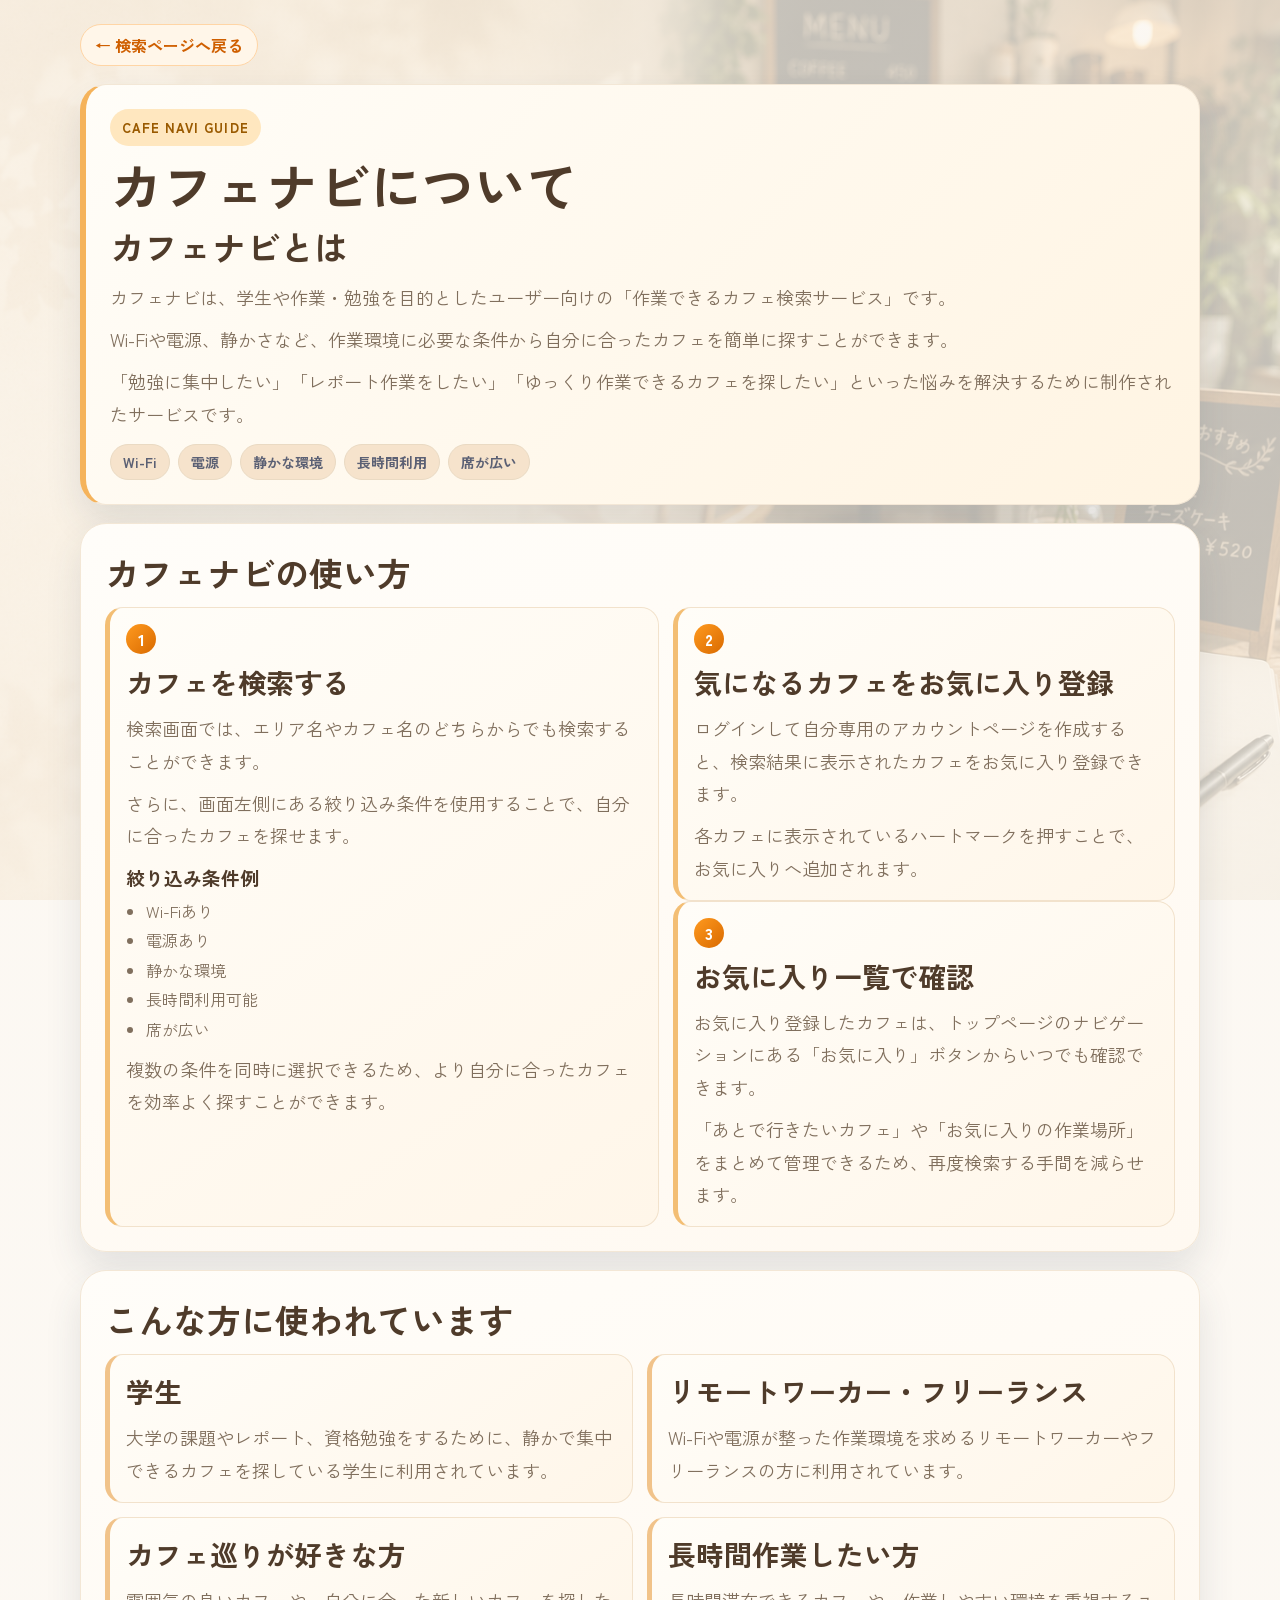
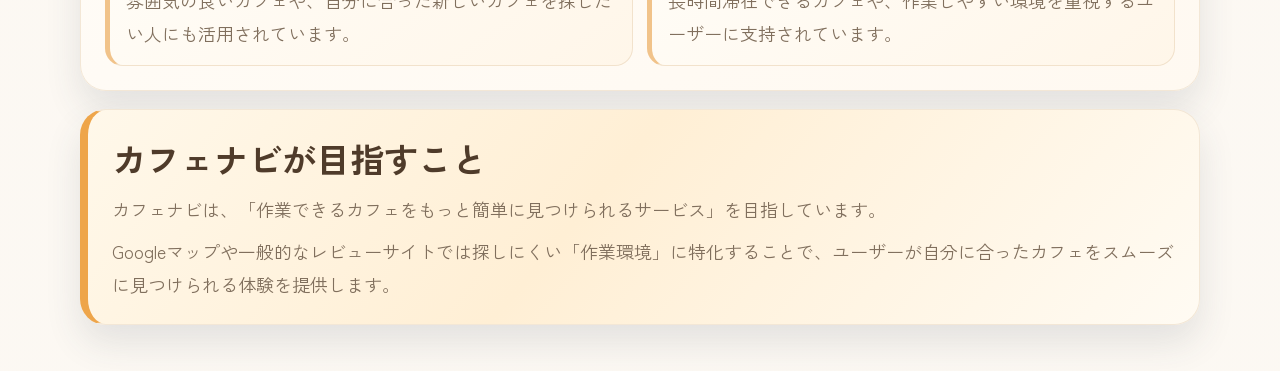
<file: about.html>
<!DOCTYPE html>
<html lang="ja">
<head>
  <meta charset="UTF-8" />
  <meta name="viewport" content="width=device-width, initial-scale=1.0" />
  <title>カフェナビについて</title>
  <link rel="preconnect" href="https://fonts.googleapis.com" />
  <link rel="preconnect" href="https://fonts.gstatic.com" crossorigin />
  <link href="https://fonts.googleapis.com/css2?family=Zen+Kaku+Gothic+New:wght@400;500;700;900&display=swap" rel="stylesheet" />
  <link rel="stylesheet" href="css/about.css" />
</head>
<body>
  <main class="about-wrap">
    <a class="back-link" href="index.html">← 検索ページへ戻る</a>

    <section class="hero-card" aria-label="カフェナビについて">
      <p class="hero-badge">Cafe Navi Guide</p>
      <h1>カフェナビについて</h1>
      <h2>カフェナビとは</h2>
      <p>カフェナビは、学生や作業・勉強を目的としたユーザー向けの「作業できるカフェ検索サービス」です。</p>
      <p>Wi-Fiや電源、静かさなど、作業環境に必要な条件から自分に合ったカフェを簡単に探すことができます。</p>
      <p>「勉強に集中したい」「レポート作業をしたい」「ゆっくり作業できるカフェを探したい」といった悩みを解決するために制作されたサービスです。</p>
      <div class="chip-row">
        <span>Wi-Fi</span>
        <span>電源</span>
        <span>静かな環境</span>
        <span>長時間利用</span>
        <span>席が広い</span>
      </div>
    </section>

    <section class="section-card">
      <h2>カフェナビの使い方</h2>
      <div class="step-grid">
        <article class="step-card">
          <p class="step-no">1</p>
          <h3>カフェを検索する</h3>
          <p>検索画面では、エリア名やカフェ名のどちらからでも検索することができます。</p>
          <p>さらに、画面左側にある絞り込み条件を使用することで、自分に合ったカフェを探せます。</p>
          <h4>絞り込み条件例</h4>
          <ul>
            <li>Wi-Fiあり</li>
            <li>電源あり</li>
            <li>静かな環境</li>
            <li>長時間利用可能</li>
            <li>席が広い</li>
          </ul>
          <p>複数の条件を同時に選択できるため、より自分に合ったカフェを効率よく探すことができます。</p>
        </article>

        <article class="step-card">
          <p class="step-no">2</p>
          <h3>気になるカフェをお気に入り登録</h3>
          <p>ログインして自分専用のアカウントページを作成すると、検索結果に表示されたカフェをお気に入り登録できます。</p>
          <p>各カフェに表示されているハートマークを押すことで、お気に入りへ追加されます。</p>
        </article>

        <article class="step-card">
          <p class="step-no">3</p>
          <h3>お気に入り一覧で確認</h3>
          <p>お気に入り登録したカフェは、トップページのナビゲーションにある「お気に入り」ボタンからいつでも確認できます。</p>
          <p>「あとで行きたいカフェ」や「お気に入りの作業場所」をまとめて管理できるため、再度検索する手間を減らせます。</p>
        </article>
      </div>
    </section>

    <section class="section-card">
      <h2>こんな方に使われています</h2>
      <div class="user-grid">
        <article class="user-card">
          <h3>学生</h3>
          <p>大学の課題やレポート、資格勉強をするために、静かで集中できるカフェを探している学生に利用されています。</p>
        </article>
        <article class="user-card">
          <h3>リモートワーカー・フリーランス</h3>
          <p>Wi-Fiや電源が整った作業環境を求めるリモートワーカーやフリーランスの方に利用されています。</p>
        </article>
        <article class="user-card">
          <h3>カフェ巡りが好きな方</h3>
          <p>雰囲気の良いカフェや、自分に合った新しいカフェを探したい人にも活用されています。</p>
        </article>
        <article class="user-card">
          <h3>長時間作業したい方</h3>
          <p>長時間滞在できるカフェや、作業しやすい環境を重視するユーザーに支持されています。</p>
        </article>
      </div>
    </section>

    <section class="goal-card">
      <h2>カフェナビが目指すこと</h2>
      <p>カフェナビは、「作業できるカフェをもっと簡単に見つけられるサービス」を目指しています。</p>
      <p>Googleマップや一般的なレビューサイトでは探しにくい「作業環境」に特化することで、ユーザーが自分に合ったカフェをスムーズに見つけられる体験を提供します。</p>
    </section>
  </main>
</body>
</html>
</file>
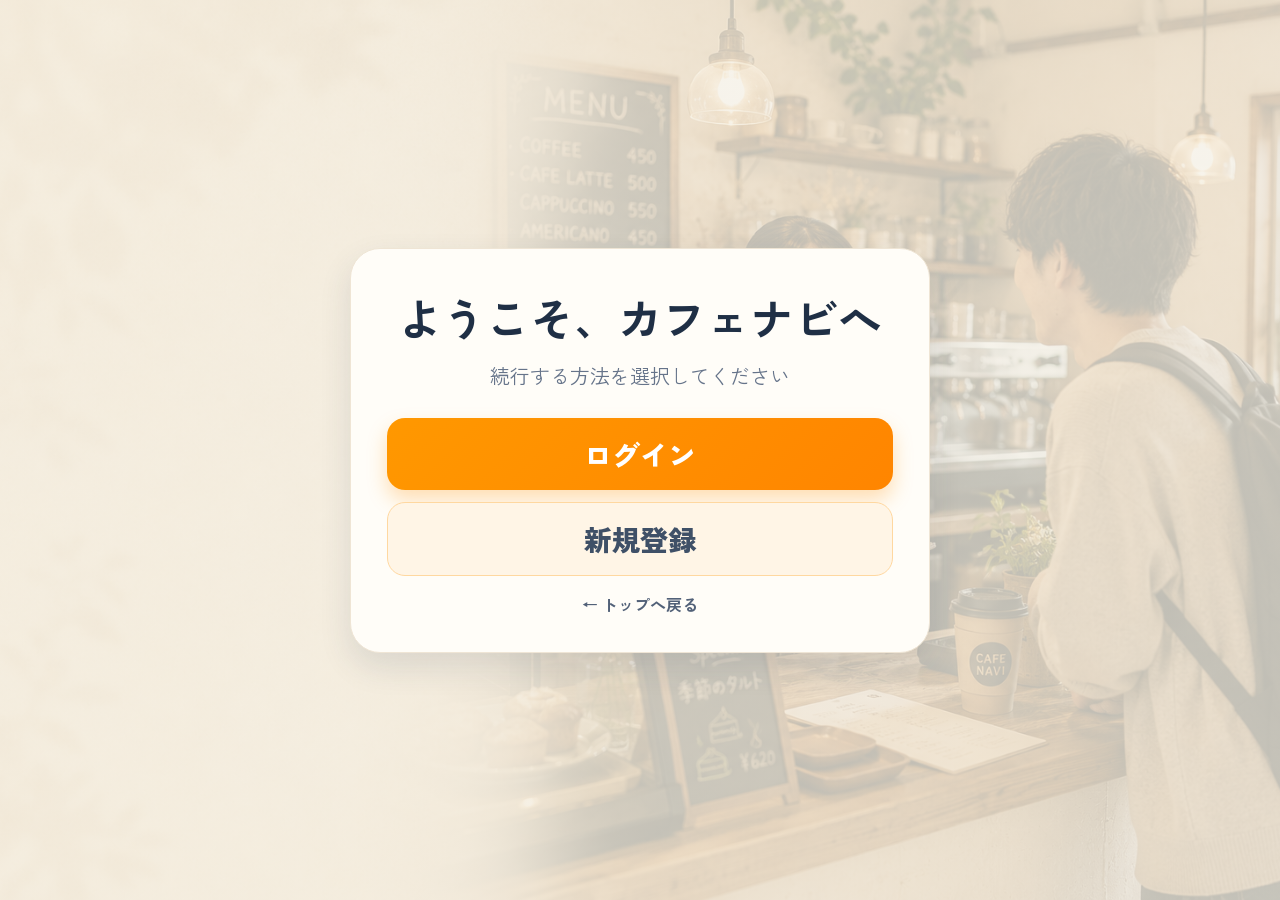
<file: auth-choice.html>
<!DOCTYPE html>
<html lang="ja">
<head>
  <meta charset="UTF-8" />
  <meta name="viewport" content="width=device-width, initial-scale=1.0" />
  <title>ログイン方法を選択｜カフェナビ</title>
  <link rel="preconnect" href="https://fonts.googleapis.com" />
  <link rel="preconnect" href="https://fonts.gstatic.com" crossorigin />
  <link href="https://fonts.googleapis.com/css2?family=Zen+Kaku+Gothic+New:wght@400;500;700;900&display=swap" rel="stylesheet" />
  <style>
    :root {
      --bg: #f5f1e7;
      --surface: #fffdf8;
      --line: #efe5d5;
      --text: #1f2f45;
      --muted: #66748a;
      --accent: #ff9800;
      --accent-deep: #ff8500;
      --radius-xl: 30px;
      --shadow: 0 14px 32px rgba(41, 60, 80, 0.12);
    }

    * { box-sizing: border-box; }

    body {
      margin: 0;
      min-height: 100vh;
      font-family: "Zen Kaku Gothic New", sans-serif;
      color: var(--text);
      background:
        linear-gradient(rgba(245, 241, 231, 0.78), rgba(245, 241, 231, 0.78)),
        url("images/ChatGPT Image 2026年5月14日 14_13_51.png") center / cover no-repeat;
      display: grid;
      place-items: center;
      padding: 24px;
    }

    .panel {
      width: min(580px, 100%);
      background: var(--surface);
      border: 1px solid var(--line);
      border-radius: var(--radius-xl);
      box-shadow: var(--shadow);
      padding: 36px;
      text-align: center;
    }

    h1 {
      margin: 0;
      font-size: clamp(28px, 4vw, 44px);
    }

    p {
      margin: 12px 0 28px;
      color: var(--muted);
      font-size: clamp(16px, 2vw, 20px);
    }

    .actions {
      display: grid;
      gap: 12px;
    }

    .choice-btn {
      display: block;
      width: 100%;
      text-decoration: none;
      border-radius: 18px;
      font-weight: 800;
      font-size: clamp(20px, 2.5vw, 28px);
      padding: 16px;
      transition: transform 0.2s ease, box-shadow 0.2s ease;
    }

    .choice-btn.primary {
      color: #fff;
      background: linear-gradient(135deg, var(--accent), var(--accent-deep));
      box-shadow: 0 10px 20px rgba(255, 145, 0, 0.28);
    }

    .choice-btn.secondary {
      color: #3f5067;
      background: #fff5e6;
      border: 1px solid #ffd8a0;
    }

    .choice-btn:hover {
      transform: translateY(-2px);
      box-shadow: 0 16px 24px rgba(41, 60, 80, 0.14);
    }

    .back {
      margin-top: 16px;
      display: inline-block;
      color: #526178;
      text-decoration: none;
      font-weight: 700;
      transition: color 0.2s ease, transform 0.2s ease, text-shadow 0.2s ease;
    }

    .back:hover {
      color: #ef5f00;
      transform: translateX(-4px) scale(1.03);
      text-shadow: 0 6px 14px rgba(239, 95, 0, 0.28);
    }
  </style>
</head>
<body>
  <main class="panel" aria-label="ログイン選択">
    <h1>ようこそ、カフェナビへ</h1>
    <p>続行する方法を選択してください</p>

    <div class="actions">
      <a href="login.html" class="choice-btn primary">ログイン</a>
      <a href="signup.html" class="choice-btn secondary">新規登録</a>
    </div>

    <a href="index.html" class="back">← トップへ戻る</a>
  </main>
</body>
</html>
</file>
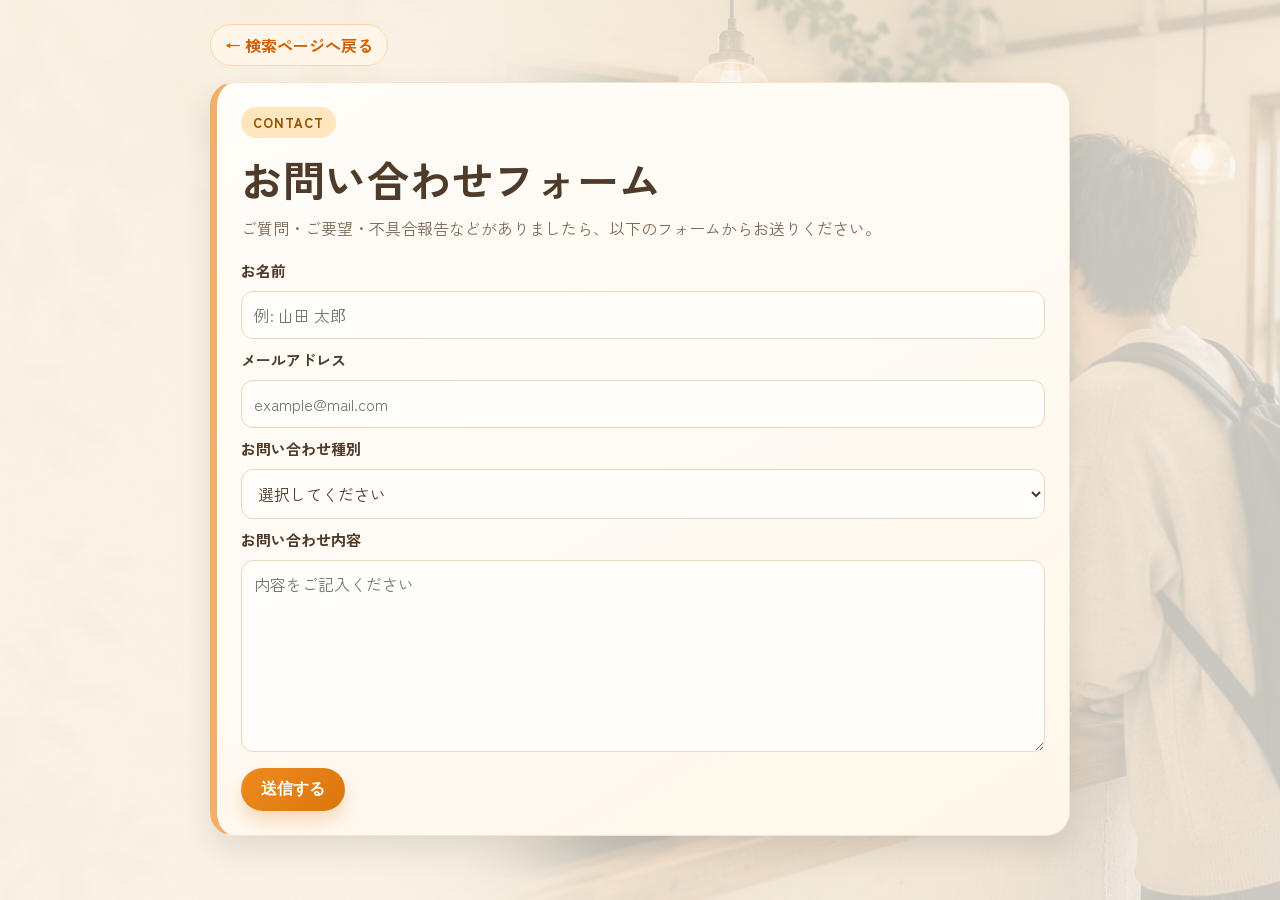
<file: contact.html>
<!DOCTYPE html>
<html lang="ja">
<head>
  <meta charset="UTF-8" />
  <meta name="viewport" content="width=device-width, initial-scale=1.0" />
  <title>お問い合わせ | カフェナビ</title>
  <link rel="preconnect" href="https://fonts.googleapis.com" />
  <link rel="preconnect" href="https://fonts.gstatic.com" crossorigin />
  <link href="https://fonts.googleapis.com/css2?family=Zen+Kaku+Gothic+New:wght@400;500;700;900&display=swap" rel="stylesheet" />
  <link rel="stylesheet" href="css/contact.css" />
</head>
<body>
  <main class="contact-wrap">
    <a class="back-link" href="index.html">← 検索ページへ戻る</a>

    <section class="contact-card" aria-label="お問い合わせフォーム">
      <p class="section-badge">Contact</p>
      <h1>お問い合わせフォーム</h1>
      <p class="lead">ご質問・ご要望・不具合報告などがありましたら、以下のフォームからお送りください。</p>

      <form class="contact-form" action="#" method="post">
        <label for="name">お名前</label>
        <input id="name" name="name" type="text" required placeholder="例: 山田 太郎" />

        <label for="email">メールアドレス</label>
        <input id="email" name="email" type="email" required placeholder="example@mail.com" />

        <label for="category">お問い合わせ種別</label>
        <select id="category" name="category" required>
          <option value="" selected disabled>選択してください</option>
          <option value="service">サービスについて</option>
          <option value="bug">不具合報告</option>
          <option value="request">機能要望</option>
          <option value="other">その他</option>
        </select>

        <label for="message">お問い合わせ内容</label>
        <textarea id="message" name="message" rows="7" required placeholder="内容をご記入ください"></textarea>

        <div class="form-actions">
          <button type="submit">送信する</button>
        </div>
      </form>
    </section>
  </main>
</body>
</html>
</file>
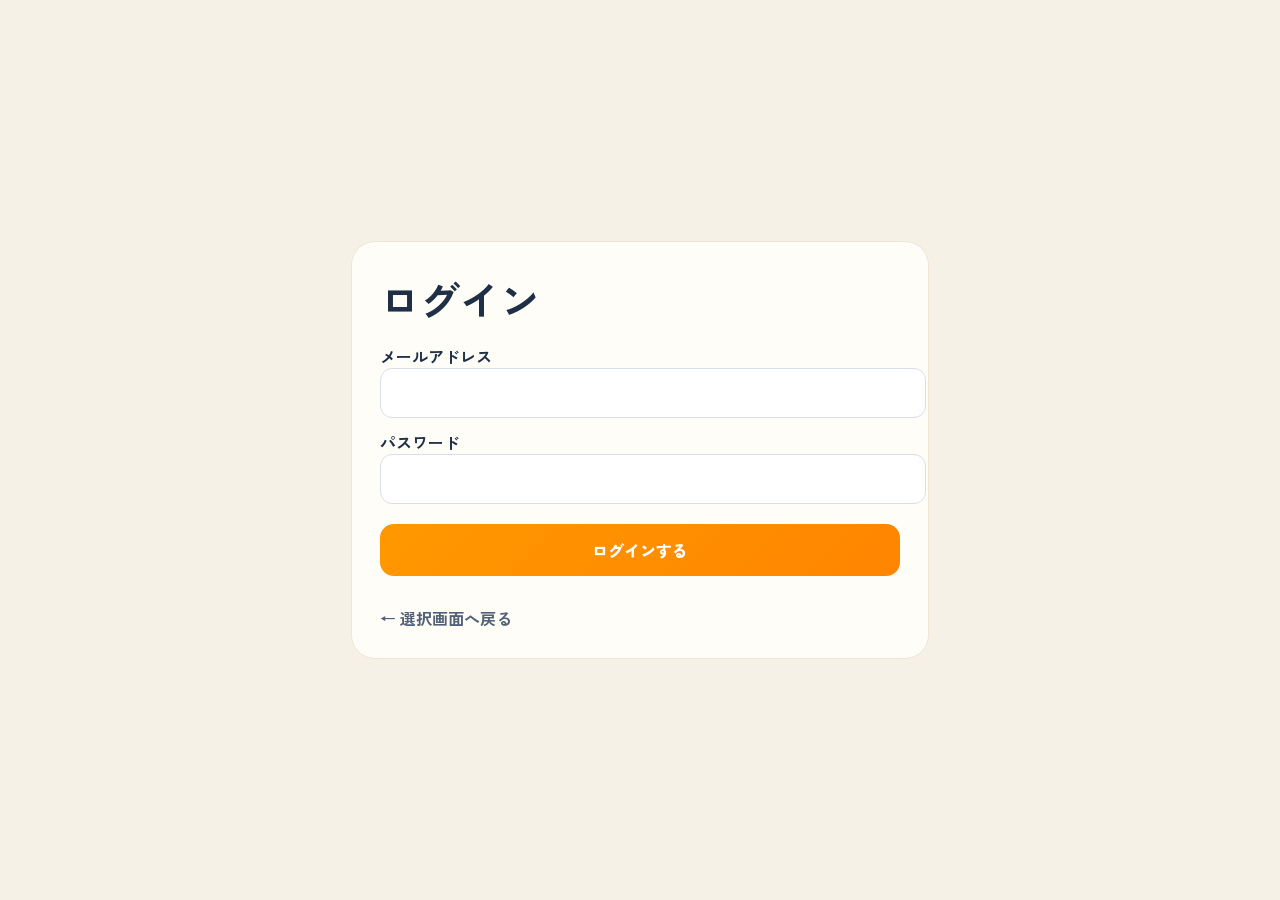
<file: login.html>
<!DOCTYPE html>
<html lang="ja">
<head>
  <meta charset="UTF-8" />
  <meta name="viewport" content="width=device-width, initial-scale=1.0" />
  <title>ログイン｜カフェナビ</title>
  <link rel="preconnect" href="https://fonts.googleapis.com" />
  <link rel="preconnect" href="https://fonts.gstatic.com" crossorigin />
  <link href="https://fonts.googleapis.com/css2?family=Zen+Kaku+Gothic+New:wght@400;500;700;900&display=swap" rel="stylesheet" />
  <style>
    body { margin: 0; min-height: 100vh; display: grid; place-items: center; font-family: "Zen Kaku Gothic New", sans-serif; background: #f5f1e7; color: #1f2f45; }
    .card { width: min(520px, calc(100% - 32px)); background: #fffdf8; border: 1px solid #efe5d5; border-radius: 24px; padding: 28px; }
    h1 { margin: 0 0 16px; font-size: clamp(26px, 4vw, 40px); }
    label { display: block; margin-bottom: 12px; font-weight: 700; }
    input { width: 100%; border: 1px solid #d8deea; border-radius: 12px; padding: 12px; font: inherit; }
    button { margin-top: 8px; width: 100%; border: 0; border-radius: 14px; padding: 14px; font: inherit; font-weight: 900; color: #fff; background: linear-gradient(135deg, #ff9800, #ff8500); cursor: pointer; }
    a {
      display: inline-block;
      margin-top: 14px;
      color: #526178;
      text-decoration: none;
      font-weight: 700;
      transition: color 0.2s ease, transform 0.2s ease, text-shadow 0.2s ease;
    }
    a:hover {
      color: #ef5f00;
      transform: translateX(-4px) scale(1.03);
      text-shadow: 0 6px 14px rgba(239, 95, 0, 0.28);
    }

    @media (max-width: 480px) {
      .card { width: calc(100% - 20px); padding: 18px; border-radius: 18px; }
      h1 { font-size: 28px; margin-bottom: 12px; }
      label { font-size: 14px; }
      input { padding: 10px; }
      button { padding: 12px; }
      a { font-size: 14px; }
    }
  </style>
</head>
<body>
  <main class="card">
    <h1>ログイン</h1>
    <form id="login-form">
      <label>メールアドレス<input type="email" name="email" required /></label>
      <label>パスワード<input type="password" name="password" required /></label>
      <button type="submit">ログインする</button>
    </form>
    <p id="login-message" aria-live="polite"></p>
    <a href="auth-choice.html">← 選択画面へ戻る</a>
  </main>
  <script src="js/config.js"></script>
  <script src="js/auth.js"></script>
</body>
</html>
</file>
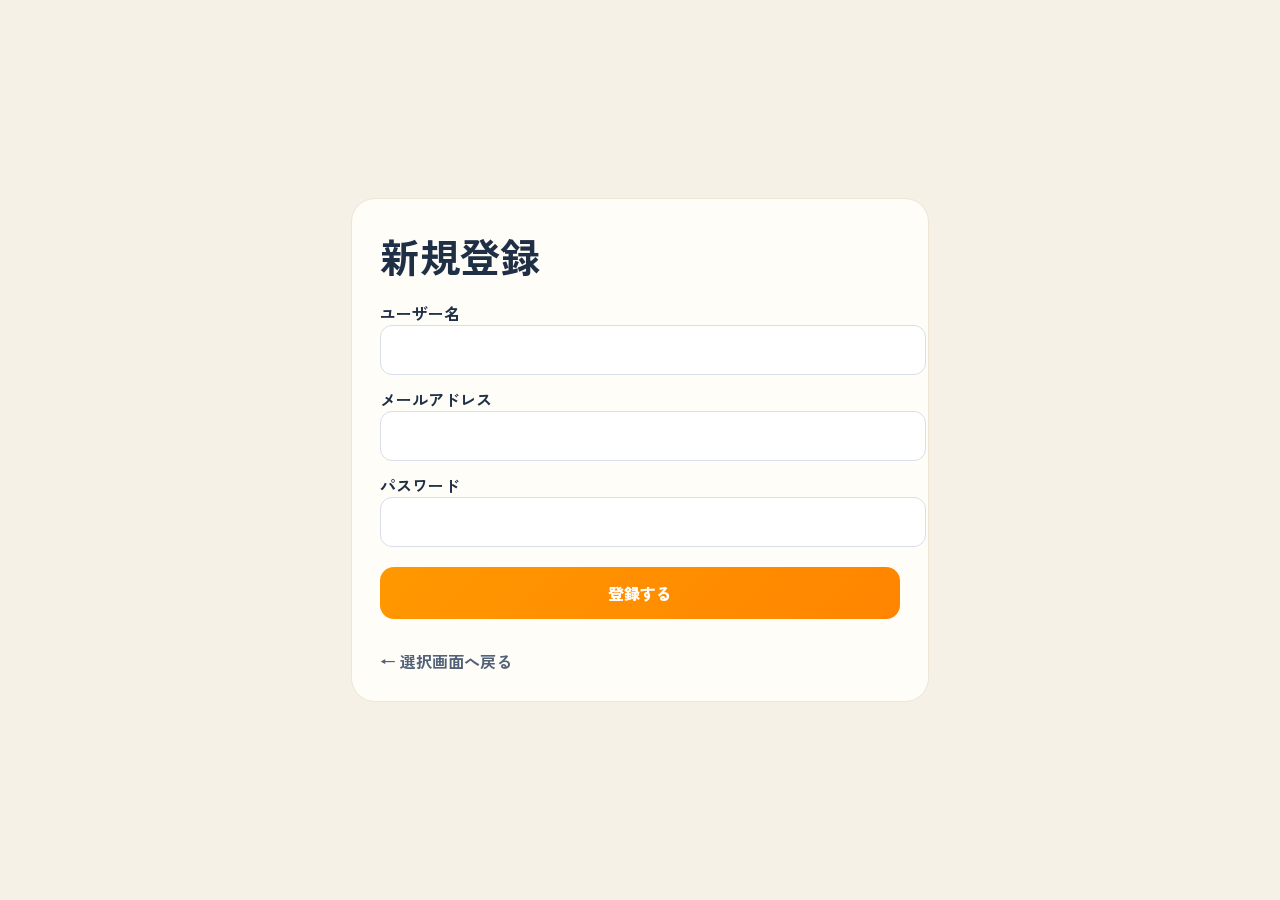
<file: signup.html>
<!DOCTYPE html>
<html lang="ja">
<head>
  <meta charset="UTF-8" />
  <meta name="viewport" content="width=device-width, initial-scale=1.0" />
  <title>新規登録｜カフェナビ</title>
  <link rel="preconnect" href="https://fonts.googleapis.com" />
  <link rel="preconnect" href="https://fonts.gstatic.com" crossorigin />
  <link href="https://fonts.googleapis.com/css2?family=Zen+Kaku+Gothic+New:wght@400;500;700;900&display=swap" rel="stylesheet" />
  <style>
    body { margin: 0; min-height: 100vh; display: grid; place-items: center; font-family: "Zen Kaku Gothic New", sans-serif; background: #f5f1e7; color: #1f2f45; }
    .card { width: min(520px, calc(100% - 32px)); background: #fffdf8; border: 1px solid #efe5d5; border-radius: 24px; padding: 28px; }
    h1 { margin: 0 0 16px; font-size: clamp(26px, 4vw, 40px); }
    label { display: block; margin-bottom: 12px; font-weight: 700; }
    input { width: 100%; border: 1px solid #d8deea; border-radius: 12px; padding: 12px; font: inherit; }
    button { margin-top: 8px; width: 100%; border: 0; border-radius: 14px; padding: 14px; font: inherit; font-weight: 900; color: #fff; background: linear-gradient(135deg, #ff9800, #ff8500); cursor: pointer; }
    a { display: inline-block; margin-top: 14px; color: #526178; text-decoration: none; font-weight: 700; }

    @media (max-width: 480px) {
      .card { width: calc(100% - 20px); padding: 18px; border-radius: 18px; }
      h1 { font-size: 28px; margin-bottom: 12px; }
      label { font-size: 14px; }
      input { padding: 10px; }
      button { padding: 12px; }
      a { font-size: 14px; }
    }
  </style>
</head>
<body>
  <main class="card">
    <h1>新規登録</h1>
    <form id="signup-form">
      <label>ユーザー名<input type="text" name="userName" required /></label>
      <label>メールアドレス<input type="email" name="email" required /></label>
      <label>パスワード<input type="password" name="password" required /></label>
      <button type="submit">登録する</button>
    </form>
    <p id="signup-message" aria-live="polite"></p>
    <a href="auth-choice.html">← 選択画面へ戻る</a>
  </main>
  <script src="js/config.js"></script>
  <script src="js/auth.js"></script>
</body>
</html>
</file>
<file: css/about.css>
:root {
  --bg: #fbf6ef;
  --surface: #fffbf6;
  --line: #f3e7d6;
  --text: #4f3b2a;
  --muted: #806f5d;
  --accent: #ef7f00;
  --accent-soft: #fff1dc;
  --chip: #f6e3cc;
  --shadow: 0 18px 36px rgba(53, 66, 83, 0.12);
}

* {
  box-sizing: border-box;
}

body {
  margin: 0;
  font-family: "Zen Kaku Gothic New", sans-serif;
  color: var(--text);
  background:
    linear-gradient(rgba(251, 246, 239, 0.76), rgba(251, 246, 239, 0.76)),
    url("../images/ChatGPT Image 2026年5月14日 14_10_38.png") center / cover fixed no-repeat;
}

.about-wrap {
  width: min(1120px, calc(100% - 40px));
  margin: 24px auto 46px;
  display: grid;
  gap: 18px;
}

.back-link {
  width: fit-content;
  text-decoration: none;
  color: #cf5f00;
  font-weight: 700;
  background: #fff6e9;
  border: 1px solid #ffd5a5;
  border-radius: 999px;
  padding: 8px 14px;
  transition: color 0.22s ease, background-color 0.22s ease, transform 0.22s ease, box-shadow 0.22s ease;
}

.back-link:hover {
  color: #b14c00;
  background: #ffefd5;
  transform: translateY(-3px) scale(1.04);
  box-shadow: 0 10px 18px rgba(207, 95, 0, 0.2);
}

.hero-card,
.section-card,
.goal-card {
  background: linear-gradient(160deg, #fffdf9 0%, #fff9f1 100%);
  border: 1px solid var(--line);
  border-radius: 26px;
  box-shadow: var(--shadow);
  padding: 24px;
}

.hero-card {
  background: linear-gradient(135deg, #fffdf8 0%, #fff4e2 100%);
  border-left: 6px solid #f5b35b;
}

.hero-badge {
  margin: 0;
  width: fit-content;
  border-radius: 999px;
  padding: 7px 12px;
  font-size: 13px;
  font-weight: 800;
  letter-spacing: 0.08em;
  text-transform: uppercase;
  color: #9a5a00;
  background: #ffe7bf;
}

h1 {
  margin: 10px 0 8px;
  font-size: clamp(30px, 5vw, 52px);
  line-height: 1.1;
}

h2 {
  margin: 0 0 10px;
  font-size: clamp(22px, 3vw, 34px);
}

h3 {
  margin: 0;
  font-size: clamp(20px, 2.2vw, 28px);
}

h4 {
  margin: 12px 0 8px;
  font-size: 19px;
}

p {
  margin: 10px 0 0;
  color: var(--muted);
  font-size: 18px;
  line-height: 1.8;
}

.chip-row {
  margin-top: 14px;
  display: flex;
  flex-wrap: wrap;
  gap: 8px;
}

.chip-row span {
  border-radius: 999px;
  padding: 7px 12px;
  font-size: 14px;
  font-weight: 700;
  color: #5b6074;
  background: var(--chip);
  border: 1px solid #eadac3;
}

.step-grid,
.user-grid {
  margin-top: 10px;
  display: grid;
  grid-template-columns: repeat(2, minmax(0, 1fr));
  gap: 14px;
}

.step-grid {
  grid-template-columns: minmax(0, 1.05fr) minmax(0, 0.95fr);
  column-gap: 14px;
  row-gap: 0;
  align-items: stretch;
}

.step-card,
.user-card {
  background: linear-gradient(145deg, #fffdf8 0%, #fff6e9 100%);
  border: 1px solid #f2e2cc;
  border-radius: 18px;
  padding: 16px;
}

.step-card {
  height: 100%;
  border-left: 5px solid #f3be74;
}

.step-card:nth-child(1) {
  grid-column: 1;
  grid-row: 1 / span 2;
}

.step-card:nth-child(2) {
  grid-column: 2;
  grid-row: 1;
}

.step-card:nth-child(3) {
  grid-column: 2;
  grid-row: 2;
}

.step-no {
  margin: 0 0 8px;
  display: inline-grid;
  place-items: center;
  width: 30px;
  height: 30px;
  border-radius: 50%;
  background: linear-gradient(135deg, #ff9a1f 0%, #d96a00 100%);
  color: #fff;
  font-size: 16px;
  font-weight: 900;
}

ul {
  margin: 8px 0 0;
  padding-left: 20px;
  color: var(--muted);
}

li {
  margin: 4px 0;
  line-height: 1.6;
}

.goal-card {
  border-left: 8px solid #eea54a;
  background: linear-gradient(130deg, #fff8ea 0%, #ffefd5 45%, #fffbf3 100%);
}

.user-card {
  border-left: 5px solid #f1c38a;
}

@media (max-width: 900px) {
  .step-grid,
  .user-grid {
    grid-template-columns: 1fr;
  }

  .hero-card,
  .section-card,
  .goal-card {
    padding: 18px;
  }

  p {
    font-size: 16px;
  }
}
</file>
<file: css/contact.css>
:root {
  --bg: #fcf8f1;
  --surface: #fffdf9;
  --line: #f1e4d1;
  --text: #4f3b2a;
  --muted: #7f6a54;
  --accent: #ef8a1f;
  --accent-deep: #da760c;
  --shadow: 0 14px 30px rgba(57, 50, 42, 0.12);
}

* {
  box-sizing: border-box;
}

body {
  margin: 0;
  font-family: "Zen Kaku Gothic New", sans-serif;
  color: var(--text);
  background:
    linear-gradient(rgba(252, 248, 241, 0.78), rgba(252, 248, 241, 0.78)),
    url("../images/ChatGPT Image 2026年5月14日 14_13_51.png") center / cover fixed no-repeat;
}

.contact-wrap {
  width: min(860px, calc(100% - 40px));
  margin: 24px auto 42px;
  display: grid;
  gap: 16px;
}

.back-link {
  width: fit-content;
  text-decoration: none;
  color: #cf5f00;
  font-weight: 700;
  background: #fff6e9;
  border: 1px solid #ffd5a5;
  border-radius: 999px;
  padding: 8px 14px;
  transition: color 0.22s ease, background-color 0.22s ease, transform 0.22s ease, box-shadow 0.22s ease;
}

.back-link:hover {
  color: #b14c00;
  background: #ffefd5;
  transform: translateY(-3px) scale(1.04);
  box-shadow: 0 10px 18px rgba(207, 95, 0, 0.2);
}

.contact-card {
  background: linear-gradient(150deg, #fffdf9 0%, #fff7eb 100%);
  border: 1px solid var(--line);
  border-left: 7px solid #efb06b;
  border-radius: 24px;
  box-shadow: var(--shadow);
  padding: 24px;
}

.section-badge {
  margin: 0;
  width: fit-content;
  padding: 6px 12px;
  border-radius: 999px;
  font-size: 13px;
  font-weight: 800;
  letter-spacing: 0.08em;
  text-transform: uppercase;
  color: #955200;
  background: #ffe6be;
}

h1 {
  margin: 10px 0 6px;
  font-size: clamp(28px, 5vw, 42px);
}

.lead {
  margin: 0;
  color: var(--muted);
  font-size: 16px;
  line-height: 1.7;
}

.contact-form {
  margin-top: 18px;
  display: grid;
  gap: 10px;
}

.contact-form label {
  font-weight: 700;
  font-size: 15px;
}

.contact-form input,
.contact-form select,
.contact-form textarea {
  width: 100%;
  border: 1px solid #e7d8c2;
  border-radius: 12px;
  padding: 11px 12px;
  font: inherit;
  color: var(--text);
  background: #fffefa;
}

.contact-form input:focus,
.contact-form select:focus,
.contact-form textarea:focus {
  outline: 2px solid #ffd09a;
  border-color: #f1b266;
}

.form-actions {
  margin-top: 6px;
}

.form-actions button {
  border: 0;
  border-radius: 999px;
  padding: 11px 20px;
  font-size: 16px;
  font-weight: 800;
  color: #fff;
  background: linear-gradient(135deg, var(--accent), var(--accent-deep));
  box-shadow: 0 10px 18px rgba(218, 118, 12, 0.24);
  cursor: pointer;
  transition: transform 0.2s ease, box-shadow 0.2s ease, filter 0.2s ease;
}

.form-actions button:hover {
  transform: translateY(-2px);
  box-shadow: 0 14px 22px rgba(218, 118, 12, 0.32);
  filter: saturate(1.08);
}

@media (max-width: 720px) {
  .contact-card {
    padding: 18px;
  }
}
</file>
